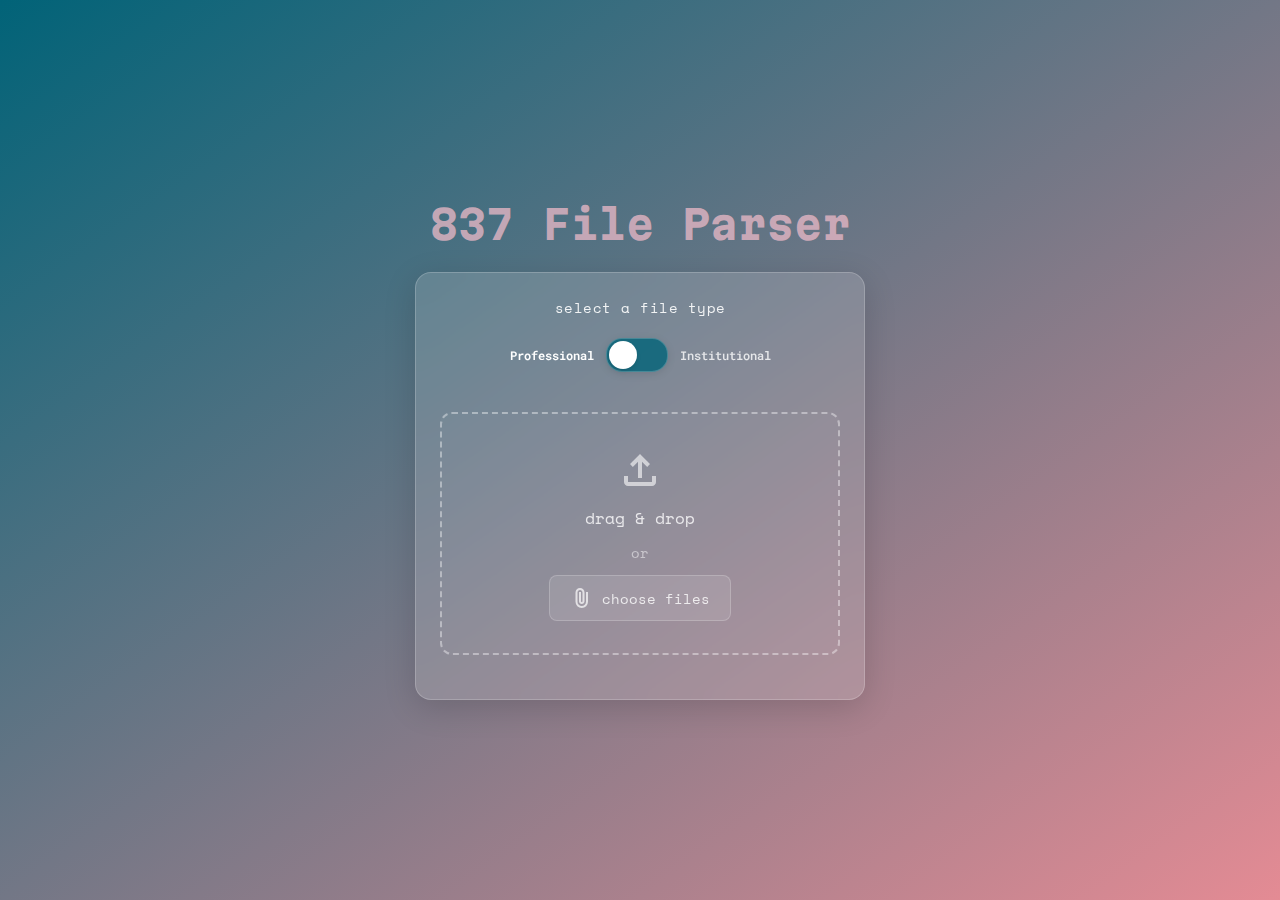
<file: index.html>
<!DOCTYPE html>
<html lang="en">
<head>
    <meta charset="UTF-8">
    <meta name="viewport" content="width=device-width, initial-scale=1.0">
    <title>837 File Parser</title>
    <link rel="stylesheet" type="text/css" href="styles.css">
    <link rel="preconnect" href="https://fonts.googleapis.com">
    <link rel="preconnect" href="https://fonts.gstatic.com" crossorigin>
    <link href="https://fonts.googleapis.com/css2?family=Martian+Mono:wght@100..800&family=Roboto+Mono:ital,wght@0,100..700;1,100..700&family=Space+Mono:ital,wght@0,400;0,700;1,400;1,700&display=swap" rel="stylesheet">
    <link rel="stylesheet" href="https://fonts.googleapis.com/css2?family=Material+Symbols+Outlined:opsz,wght,FILL,GRAD@20..48,100..700,0..1,-50..200&icon_names=upload" />
    <link rel="stylesheet" href="https://fonts.googleapis.com/css2?family=Material+Symbols+Outlined:opsz,wght,FILL,GRAD@20..48,100..700,0..1,-50..200&icon_names=attach_file" />
    <link rel="stylesheet" href="https://fonts.googleapis.com/css2?family=Material+Symbols+Outlined:opsz,wght,FILL,GRAD@20..48,100..700,0..1,-50..200&icon_names=draft" />
</head>
<body>

<h1>837 File Parser</h1>
<div class="container">
    <p class="file-type-label">Select a File Type</p>
    <div class="toggle">
        <div class="toggle-wrapper">
            <span class="toggle-text" id="professional-text">Professional</span>
            <input type="checkbox" id="toggle-switch" />
            <label for="toggle-switch"></label>
            <span class="toggle-text" id="institutional-text">Institutional</span>
        </div>
    </div>
    <div class="file-upload">
        <div class="drag-drop-area" id="drag-drop-area">
            <svg xmlns="http://www.w3.org/2000/svg" height="48px" viewBox="0 -960 960 960" width="48px" fill="rgba(255, 255, 255, 0.6)" class="upload-icon">
                <path d="M440-320v-326L336-542l-56-58 200-200 200 200-56 58-104-104v326h-80ZM240-160q-33 0-56.5-23.5T160-240v-120h80v120h480v-120h80v120q0 33-23.5 56.5T720-160H240Z"/>
            </svg>
            <p class="drag-text">drag & drop</p>
            <p class="or-text">or</p>
            <button class="choose-file-btn" id="choose-file-btn">
                <svg xmlns="http://www.w3.org/2000/svg" height="24px" viewBox="0 -960 960 960" width="24px" fill="rgba(255, 255, 255, 0.7)">
                    <path d="M720-330q0 104-73 177T470-80q-104 0-177-73t-73-177v-370q0-75 52.5-127.5T400-880q75 0 127.5 52.5T580-700v350q0 46-32 78t-78 32q-46 0-78-32t-32-78v-370h80v370q0 13 8.5 21.5T470-320q13 0 21.5-8.5T500-350v-350q-1-42-29.5-71T400-800q-42 0-71 29t-29 71v370q-1 71 49 120.5T470-160q70 0 119-49.5T640-330v-390h80v390Z"/>
                </svg>
                choose files
            </button>
            <input type="file" id="file-input" multiple style="display: none;" />
        </div>
    </div>
    <div class="preview" style="display: none;">
        <div class="preview-content">
            <div class="files-display" id="files-display">
                <!-- Files will be dynamically added here -->
            </div>
            <div class="parse-button-container" id="parse-button-container" style="display: none;">
                <button class="parse-btn" id="parse-btn">
                    <span class="parse-text">Parse File(s)</span>
                    <svg xmlns="http://www.w3.org/2000/svg" height="24px" viewBox="0 -960 960 960" width="24px" fill="rgba(255, 255, 255, 0.8)">
                        <path d="M647-440H160v-80h487L423-744l57-56 320 320-320 320-57-56 224-224Z"/>
                    </svg>
                </button>
            </div>
            <div class="progress-container" id="progress-container" style="display: none;">
                <div class="progress-bar">
                    <div class="progress-fill" id="progress-fill"></div>
                </div>
                <span class="progress-text" id="progress-text">0%</span>
            </div>
            <div class="results-table-container" id="results-table-container" style="display: none;">
                <table class="results-table" id="results-table">
                    <thead>
                        <tr class="table-header">
                            <!-- Column headers will be dynamically added here -->
                        </tr>
                    </thead>
                    <tbody class="table-body">
                        <!-- Table rows will be dynamically added here -->
                    </tbody>
                </table>
            </div>
        </div>
    </div>
</div>

<script src="script.js"></script>
</body>
</html>
</file>
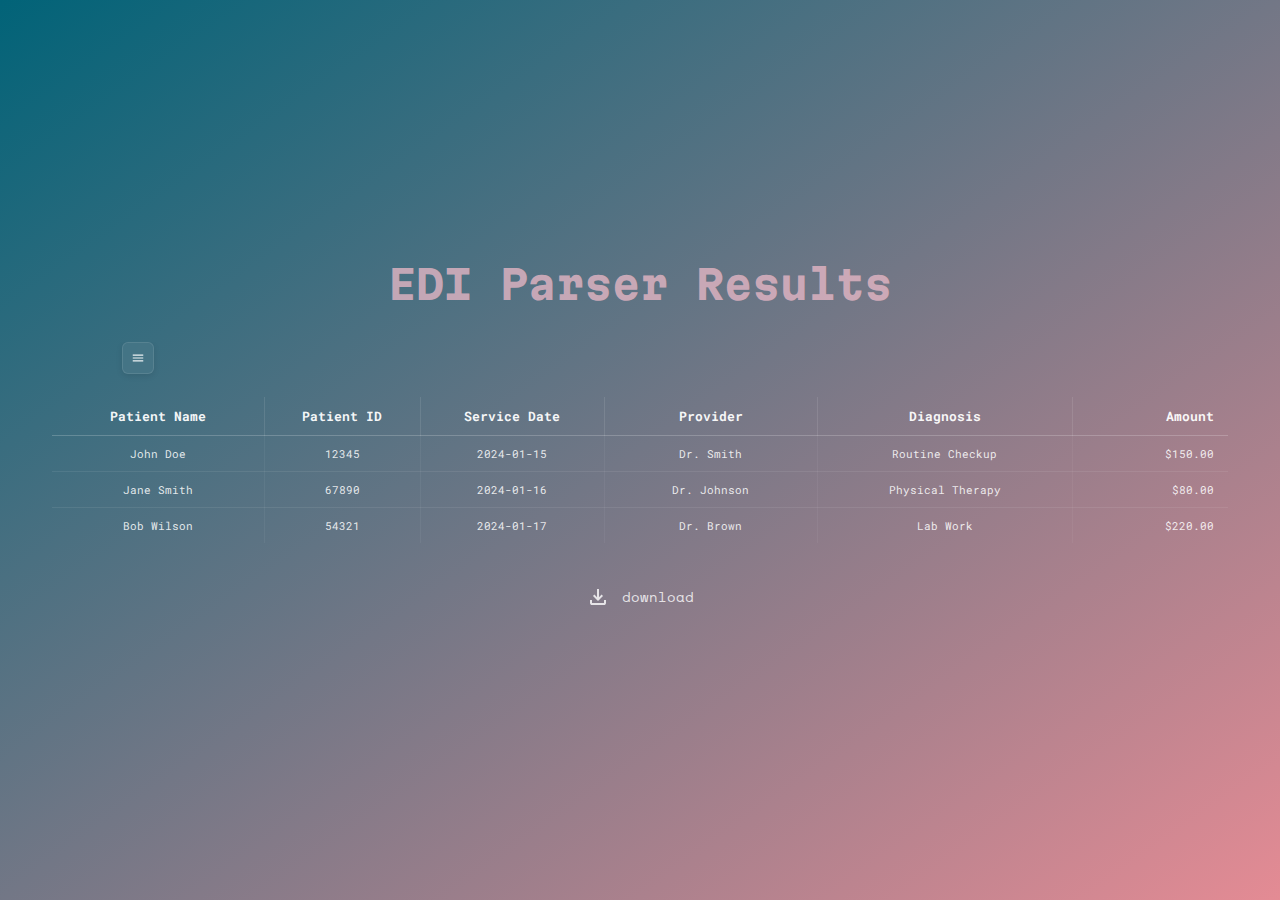
<file: table.html>
<!DOCTYPE html>
<html lang="en">
<head>
    <meta charset="UTF-8">
    <meta name="viewport" content="width=device-width, initial-scale=1.0">
    <title>Table Widget</title>
    <link rel="stylesheet" type="text/css" href="styles.css">
    <link rel="preconnect" href="https://fonts.googleapis.com">
    <link rel="preconnect" href="https://fonts.gstatic.com" crossorigin>
    <link href="https://fonts.googleapis.com/css2?family=Martian+Mono:wght@100..800&family=Roboto+Mono:ital,wght@0,100..700;1,100..700&family=Space+Mono:ital,wght@0,400;0,700;1,400;1,700&display=swap" rel="stylesheet">
</head>
<body style="opacity: 0; transition: opacity 0.5s ease;">

<h1>EDI Parser Results</h1>
<div class="results-table-container" id="results-table-container">
    <div class="table-controls">
        <div class="filter-control">
            <button class="filter-btn" id="filterBtn">
                <svg xmlns="http://www.w3.org/2000/svg" height="18px" viewBox="0 -960 960 960" width="18px" fill="currentColor">
                    <path d="M120-240v-80h720v80H120Zm0-200v-80h720v80H120Zm0-200v-80h720v80H120Z"/>
                </svg>
            </button>
                <div class="filter-dropdown" id="filterDropdown">
                    <div class="filter-section">
                        <h4>Filter Columns</h4>
                        <div class="filter-options">
                            <label class="filter-option">
                                <input type="checkbox" checked data-column="0">
                                <span class="checkmark"></span>
                                Patient Name
                            </label>
                            <label class="filter-option">
                                <input type="checkbox" checked data-column="1">
                                <span class="checkmark"></span>
                                Patient ID
                            </label>
                            <label class="filter-option">
                                <input type="checkbox" checked data-column="2">
                                <span class="checkmark"></span>
                                Service Date
                            </label>
                            <label class="filter-option">
                                <input type="checkbox" checked data-column="3">
                                <span class="checkmark"></span>
                                Provider
                            </label>
                            <label class="filter-option">
                                <input type="checkbox" checked data-column="4">
                                <span class="checkmark"></span>
                                Diagnosis
                            </label>
                            <label class="filter-option">
                                <input type="checkbox" checked data-column="5">
                                <span class="checkmark"></span>
                                Amount
                            </label>
                        </div>
                    </div>
                </div>
            </div>
        </div>
        <table class="results-table" id="results-table">
            <thead>
                <tr class="table-header">
                    <!-- Column headers will be dynamically added here -->
                </tr>
            </thead>
            <tbody class="table-body">
                <!-- Table rows will be dynamically added here -->
            </tbody>
        </table>
    </div>

    <div class="download-button-container" id="download-button-container">
        <button class="download-btn" id="download-btn">
            <svg xmlns="http://www.w3.org/2000/svg" height="24px" viewBox="0 -960 960 960" width="24px" fill="rgba(255, 255, 255, 0.8)">
                <path d="M480-320 280-520l56-58 104 104v-326h80v326l104-104 56 58-200 200ZM240-160q-33 0-56.5-23.5T160-240v-120h80v120h480v-120h80v120q0 33-23.5 56.5T720-160H240Z"/>
            </svg>
            <span class="download-text">Download</span>
        </button>
    </div>

<script>
// Filter functionality
document.addEventListener('DOMContentLoaded', function() {
    const filterBtn = document.getElementById('filterBtn');
    const filterDropdown = document.getElementById('filterDropdown');
    const filterCheckboxes = document.querySelectorAll('.filter-option input[type="checkbox"]');
    
    // Toggle filter dropdown
    filterBtn.addEventListener('click', function(e) {
        e.stopPropagation();
        filterDropdown.classList.toggle('show');
    });
    
    // Close dropdown when clicking outside
    document.addEventListener('click', function(e) {
        if (!filterDropdown.contains(e.target) && !filterBtn.contains(e.target)) {
            filterDropdown.classList.remove('show');
        }
    });
    
    // Handle column visibility
    filterCheckboxes.forEach(checkbox => {
        checkbox.addEventListener('change', function() {
            const columnIndex = parseInt(this.dataset.column);
            const isVisible = this.checked;
            toggleColumnVisibility(columnIndex, isVisible);
        });
    });
    
    function toggleColumnVisibility(columnIndex, isVisible) {
        const table = document.getElementById('results-table');
        const headers = table.querySelectorAll('thead th');
        const rows = table.querySelectorAll('tbody tr');
        
        // Toggle header
        if (headers[columnIndex]) {
            headers[columnIndex].style.display = isVisible ? '' : 'none';
        }
        
        // Toggle cells in all rows
        rows.forEach(row => {
            const cell = row.children[columnIndex];
            if (cell) {
                cell.style.display = isVisible ? '' : 'none';
            }
        });
    }
});

// Function to display results in a themed table
function displayResultsTable(data) {
    const tableContainer = document.getElementById('results-table-container');
    const table = document.getElementById('results-table');
    const thead = table.querySelector('thead tr');
    const tbody = table.querySelector('tbody');
    
    // Clear existing content
    thead.innerHTML = '';
    tbody.innerHTML = '';
    
    if (!data || data.length === 0) {
        tableContainer.style.display = 'none';
        return;
    }
    
    // Get column headers from the first object
    const headers = Object.keys(data[0]);
    
    // Create header row
    headers.forEach(header => {
        const th = document.createElement('th');
        th.textContent = header;
        thead.appendChild(th);
    });
    
    // Create data rows
    data.forEach(row => {
        const tr = document.createElement('tr');
        headers.forEach(header => {
            const td = document.createElement('td');
            td.textContent = row[header] || '';
            tr.appendChild(td);
        });
        tbody.appendChild(tr);
    });
    
    // Show the table with fade in
    tableContainer.style.display = 'block';
    tableContainer.style.opacity = '1';
}

// Sample data to test the table
const sampleData = [
    {
        "Patient Name": "John Doe",
        "Patient ID": "12345",
        "Service Date": "2024-01-15",
        "Provider": "Dr. Smith",
        "Diagnosis": "Routine Checkup",
        "Amount": "$150.00"
    },
    {
        "Patient Name": "Jane Smith",
        "Patient ID": "67890",
        "Service Date": "2024-01-16",
        "Provider": "Dr. Johnson",
        "Diagnosis": "Physical Therapy",
        "Amount": "$80.00"
    },
    {
        "Patient Name": "Bob Wilson",
        "Patient ID": "54321",
        "Service Date": "2024-01-17",
        "Provider": "Dr. Brown",
        "Diagnosis": "Lab Work",
        "Amount": "$220.00"
    }
];

// Display the sample data when page loads
window.addEventListener('load', function() {
    // Fade in the page
    document.body.style.opacity = '1';
    
    // Display the table after a short delay
    setTimeout(() => {
        displayResultsTable(sampleData);
    }, 300);
});

// Download button functionality
document.getElementById('download-btn').addEventListener('click', function() {
    // Get the visible table data
    const table = document.getElementById('results-table');
    const rows = [];
    
    // Get headers (only visible columns)
    const headerRow = [];
    const headerCells = table.querySelectorAll('thead th');
    headerCells.forEach((cell, index) => {
        if (cell.style.display !== 'none') {
            headerRow.push(cell.textContent);
        }
    });
    rows.push(headerRow);
    
    // Get data rows (only visible columns)
    const dataRows = table.querySelectorAll('tbody tr');
    dataRows.forEach(row => {
        const rowData = [];
        const cells = row.querySelectorAll('td');
        cells.forEach((cell, index) => {
            if (cell.style.display !== 'none') {
                rowData.push(cell.textContent);
            }
        });
        if (rowData.length > 0) {
            rows.push(rowData);
        }
    });
    
    // Convert to CSV
    const csvContent = rows.map(row => 
        row.map(cell => `"${cell.replace(/"/g, '""')}"`).join(',')
    ).join('\n');
    
    // Create and download file
    const blob = new Blob([csvContent], { type: 'text/csv;charset=utf-8;' });
    const link = document.createElement('a');
    const url = URL.createObjectURL(blob);
    link.setAttribute('href', url);
    link.setAttribute('download', 'edi_parser_results.csv');
    link.style.visibility = 'hidden';
    document.body.appendChild(link);
    link.click();
    document.body.removeChild(link);
});
</script>

</body>
</html>
</file>
<file: styles.css>
body {
    background: linear-gradient(to bottom right, #016378,#E48B94);
    display: flex;
    flex-direction: column;
    justify-content: center;
    align-items: center;
    min-height: 100vh;
    margin: 0;
    padding: 20px;
    box-sizing: border-box;
}
.container {
    background-color: rgba(248, 248, 248, 0.15);
    backdrop-filter: blur(10px);
    border: 1px solid rgba(255, 255, 255, 0.2);
    border-radius: 16px;
    padding: 24px;
    width: 100%;
    max-width: 450px;
    margin: 0 auto;
    box-shadow: 0 8px 32px rgba(0, 0, 0, 0.15);
    text-align: center;
    box-sizing: border-box;
    position: relative;
    display: flex;
    flex-direction: column;
    align-items: center;
}
h1 {
    font-family: "Martian Mono", monospace;
    margin: 0 0 24px 0;
    color: rgba(230, 183, 197, 0.8);
    text-align: center;
    font-size: clamp(1.5rem, 4vw, 2.5rem);
    width: 100%;
}
.file-type-label {
    font-family: "Space Mono", monospace;
    font-size: clamp(12px, 2.5vw, 14px);
    color: rgba(255, 255, 255, 0.9);
    margin: 0 0 20px 0;
    font-weight: 400;
    letter-spacing: 0.5px;
    text-transform: lowercase;
}
.toggle {
    display: flex;
    justify-content: center;
    align-items: center;
    margin-bottom: 20px;
    gap: 12px;
    width: 100%;
}
.toggle input {
    display: none;
}
.toggle-wrapper {
    display: flex;
    align-items: center;
    gap: 12px;
    justify-content: center;
    flex-wrap: wrap;
}
.toggle-text {
    font-family: "Roboto Mono", monospace;
    font-size: 12px;
    color: rgba(255, 255, 255, 0.8);
    font-weight: 500;
    min-width: 80px;
}
.toggle-text.active {
    color: white;
    font-weight: 600;
}
.toggle label {
    position: relative;
    display: inline-block;
    width: 60px;
    height: 32px;
    background-color: rgba(1, 99, 120, 0.8);
    border-radius: 16px;
    border: 1px solid rgba(255, 255, 255, 0.2);
    cursor: pointer;
    transition: all 0.3s ease;
    box-shadow: 0 2px 8px rgba(0, 0, 0, 0.1);
}
.toggle input:checked + label {
    background-color: rgba(228, 139, 148, 0.8);
}
.toggle label:before {
    content: '';
    position: absolute;
    top: 2px;
    left: 2px;
    width: 28px;
    height: 28px;
    border-radius: 50%;
    background-color: white;
    transition: transform 0.3s ease;
    z-index: 3;
    box-shadow: 0 2px 4px rgba(0, 0, 0, 0.1);
}
.toggle input:checked + label:before {
    transform: translateX(28px);
}
.file-upload {
    margin: 20px 0;
    width: 100%;
}
.drag-drop-area {
    border: 2px dashed rgba(255, 255, 255, 0.4);
    border-radius: 12px;
    padding: clamp(20px, 5vw, 32px) 16px;
    text-align: center;
    background-color: rgba(255, 255, 255, 0.02);
    transition: all 0.3s ease;
    cursor: pointer;
    display: flex;
    flex-direction: column;
    align-items: center;
    justify-content: center;
}
.drag-drop-area:hover {
    border-color: rgba(255, 255, 255, 0.6);
    background-color: rgba(255, 255, 255, 0.05);
}
.drag-drop-area.dragover {
    border-color: rgba(228, 139, 148, 0.8);
    background-color: rgba(228, 139, 148, 0.1);
}
.upload-icon {
    width: clamp(36px, 8vw, 48px);
    height: clamp(36px, 8vw, 48px);
    margin-bottom: 12px;
    display: block;
    margin-left: auto;
    margin-right: auto;
}
.drag-text {
    font-family: "Space Mono", monospace;
    font-size: clamp(14px, 3vw, 16px);
    color: rgba(255, 255, 255, 0.8);
    margin: 0 0 6px 0;
    font-weight: 400;
}
.or-text {
    font-family: "Space Mono", monospace;
    font-size: clamp(12px, 2.5vw, 14px);
    color: rgba(255, 255, 255, 0.5);
    margin: 6px 0 12px 0;
    font-weight: 400;
}
.choose-file-btn {
    background: rgba(255, 255, 255, 0.1);
    border: 1px solid rgba(255, 255, 255, 0.2);
    color: rgba(255, 255, 255, 0.8);
    padding: 10px 20px;
    border-radius: 8px;
    cursor: pointer;
    font-family: "Space Mono", monospace;
    font-size: 14px;
    font-weight: 400;
    transition: all 0.3s ease;
    display: inline-flex;
    align-items: center;
    gap: 8px;
}
.choose-file-btn:hover {
    background: rgba(255, 255, 255, 0.15);
    border-color: rgba(255, 255, 255, 0.3);
    transform: translateY(-1px);
}
.preview {
    margin-top: 20px;
    border: 1px solid rgba(255, 255, 255, 0.2);
    border-radius: 8px;
    padding: 16px;
    min-height: 60px;
    background-color: rgba(255, 255, 255, 0.05);
    backdrop-filter: blur(5px);
    color: rgba(255, 255, 255, 0.8);
    font-family: "Roboto Mono", monospace;
    font-size: clamp(11px, 2.5vw, 13px);
    width: 100%;
    box-sizing: border-box;
    opacity: 0;
    transition: opacity 0.3s ease;
}

.preview.fade-in {
    opacity: 1;
}

.preview-content {
    display: flex;
    flex-direction: column;
    align-items: center;
}

.preview-text {
    margin: 0;
    color: rgba(255, 255, 255, 0.8);
    font-family: "Roboto Mono", monospace;
    font-size: clamp(11px, 2.5vw, 13px);
    transition: opacity 0.5s ease-in-out;
}

.preview-text.fade-out {
    opacity: 0;
}

.file-display {
    width: 100%;
    margin-top: 16px;
}

.files-display {
    width: 100%;
    margin-top: 16px;
}

.file-item {
    display: flex;
    align-items: center;
    gap: 8px;
    margin-bottom: 12px;
    padding: 8px;
    background-color: rgba(255, 255, 255, 0.03);
    border-radius: 6px;
    border: 1px solid rgba(255, 255, 255, 0.1);
    justify-content: space-between;
    opacity: 1;
    transition: opacity 0.2s ease, margin-bottom 0.2s ease, padding 0.2s ease;
}

.file-item.fade-out {
    opacity: 0;
    margin-bottom: 0;
    padding: 4px 8px;
}

.file-item:last-child {
    margin-bottom: 0;
}

.file-item .file-content {
    display: flex;
    align-items: center;
    gap: 8px;
    flex: 1;
}

.delete-file-btn {
    background: none;
    border: none;
    cursor: pointer;
    padding: 4px;
    border-radius: 4px;
    transition: all 0.2s ease;
    display: flex;
    align-items: center;
    justify-content: center;
}

.delete-file-btn:hover {
    background-color: rgba(255, 255, 255, 0.1);
}

.delete-file-btn:hover svg {
    fill: rgba(255, 100, 100, 0.8) !important;
}

.files-count {
    font-family: "Roboto Mono", monospace;
    font-size: clamp(10px, 2.2vw, 12px);
    color: rgba(255, 255, 255, 0.6);
    margin-bottom: 12px;
    text-align: center;
}

.file-info {
    display: flex;
    align-items: center;
    gap: 8px;
    margin-bottom: 16px;
    justify-content: center;
}

.file-icon {
    color: rgba(255, 255, 255, 0.7);
    font-size: 20px;
}

.file-name {
    font-weight: 600;
    color: rgba(255, 255, 255, 0.95);
    font-size: clamp(12px, 2.8vw, 14px);
    font-family: "Roboto Mono", monospace;
    word-break: break-all;
    text-align: center;
}

.progress-container {
    display: flex;
    flex-direction: column;
    align-items: center;
    gap: 8px;
    width: 100%;
}

.progress-bar {
    width: 100%;
    height: 8px;
    background-color: rgba(255, 255, 255, 0.1);
    border-radius: 4px;
    overflow: hidden;
    position: relative;
}

.progress-fill {
    height: 100%;
    background: linear-gradient(90deg, #016378, #E48B94);
    border-radius: 4px;
    width: 0%;
    transition: width 0.3s ease;
    position: relative;
}

.progress-fill::after {
    content: '';
    position: absolute;
    top: 0;
    left: 0;
    right: 0;
    bottom: 0;
    background: linear-gradient(90deg, transparent, rgba(255, 255, 255, 0.3), transparent);
    animation: shimmer 1.5s infinite;
}

@keyframes shimmer {
    0% {
        transform: translateX(-100%);
    }
    100% {
        transform: translateX(100%);
    }
}

.progress-text {
    font-family: "Roboto Mono", monospace;
    font-size: clamp(10px, 2.2vw, 12px);
    color: rgba(255, 255, 255, 0.8);
    font-weight: 500;
}

/* Parse Button Styles */
.parse-button-container {
    display: flex;
    justify-content: flex-end;
    margin-top: 16px;
    margin-bottom: 16px;
    width: 100%;
    opacity: 0;
    visibility: hidden;
    transition: opacity 0.5s ease, visibility 0.5s ease;
}

.parse-button-container.show {
    opacity: 1;
    visibility: visible;
}

.parse-btn {
    display: flex;
    align-items: center;
    gap: 12px;
    padding: 12px 20px;
    background: transparent;
    border: none;
    color: rgba(255, 255, 255, 0.8);
    font-family: "Space Mono", monospace;
    font-size: 14px;
    font-weight: 400;
    cursor: pointer;
    transition: all 0.3s ease;
    border-radius: 8px;
    outline: none;
    position: relative;
    text-transform: lowercase;
}

.parse-btn:hover {
    color: rgba(255, 255, 255, 1);
    background: rgba(255, 255, 255, 0.05);
    transform: translateX(4px);
}

.parse-btn:hover svg {
    fill: rgba(255, 255, 255, 1);
    transform: translateX(4px);
}

.parse-btn:focus {
    outline: none;
}

.parse-btn:active {
    transform: translateX(2px);
}

.parse-btn svg {
    transition: all 0.3s ease;
}

.parse-text {
    transition: all 0.3s ease;
}

/* Download Button Styles */
.download-button-container {
    display: flex;
    justify-content: center;
    margin-top: 20px;
    margin-bottom: 20px;
    width: 100%;
}

.download-btn {
    display: flex;
    align-items: center;
    gap: 12px;
    padding: 12px 20px;
    background: transparent;
    border: none;
    color: rgba(255, 255, 255, 0.8);
    font-family: "Space Mono", monospace;
    font-size: 14px;
    font-weight: 400;
    cursor: pointer;
    transition: all 0.3s ease;
    border-radius: 8px;
    outline: none;
    position: relative;
    text-transform: lowercase;
}

.download-btn:hover {
    color: rgba(255, 255, 255, 1);
    background: rgba(255, 255, 255, 0.05);
    transform: translateY(-2px);
}

.download-btn:hover svg {
    fill: rgba(255, 255, 255, 1);
    transform: translateY(2px);
}

.download-btn:focus {
    outline: none;
}

.download-btn:active {
    transform: translateY(-1px);
}

.download-btn svg {
    transition: all 0.3s ease;
}

.download-text {
    transition: all 0.3s ease;
}

/* Table Controls and Filter */
.table-controls {
    display: flex;
    justify-content: flex-start;
    padding: 0 20px 15px 20px;
    position: relative;
    min-height: 40px;
    margin-left: 40px;
}

.filter-control {
    position: relative;
    margin-left: 10px;
}

.filter-btn {
    display: flex;
    align-items: center;
    justify-content: center;
    padding: 8px;
    background: rgba(255, 255, 255, 0.05);
    border: 1px solid rgba(255, 255, 255, 0.1);
    border-radius: 6px;
    color: rgba(255, 255, 255, 0.9);
    font-family: "Roboto Mono", monospace;
    font-size: 12px;
    font-weight: 500;
    cursor: pointer;
    transition: all 0.2s ease;
    backdrop-filter: blur(10px);
    box-shadow: 0 2px 6px rgba(0, 0, 0, 0.1);
    width: 32px;
    height: 32px;
}

.filter-btn:hover {
    background: rgba(255, 255, 255, 0.1);
    border-color: rgba(255, 255, 255, 0.2);
    transform: translateY(-1px);
    box-shadow: 0 4px 12px rgba(0, 0, 0, 0.2);
}

.filter-btn svg {
    width: 16px;
    height: 16px;
    transition: transform 0.2s ease;
    fill: rgba(255, 255, 255, 0.9);
}

.filter-btn:hover svg {
    transform: scale(1.1);
    fill: rgba(255, 255, 255, 1);
}

.filter-dropdown {
    position: absolute;
    top: calc(100% + 8px);
    left: -100px;
    min-width: 200px;
    max-width: 250px;
    background: rgba(1, 99, 120, 0.95);
    backdrop-filter: blur(20px);
    border: 1px solid rgba(1, 99, 120, 0.3);
    border-radius: 12px;
    box-shadow: 0 8px 32px rgba(1, 99, 120, 0.4);
    z-index: 1000;
    opacity: 0;
    visibility: hidden;
    transform: translateY(-10px);
    transition: all 0.3s ease;
}

/* Ensure dropdown doesn't go off-screen on small viewports */
@media (max-width: 600px) {
    .filter-dropdown {
        left: -60px;
        min-width: 140px;
    }
}

@media (max-width: 400px) {
    .filter-dropdown {
        left: -20px;
        min-width: 120px;
    }
}

.filter-dropdown.show {
    opacity: 1;
    visibility: visible;
    transform: translateY(0);
}

.filter-section {
    padding: 16px;
}

.filter-section h4 {
    margin: 0 0 12px 0;
    color: rgba(255, 255, 255, 0.9);
    font-family: "Roboto Mono", monospace;
    font-size: 13px;
    font-weight: 600;
    text-transform: uppercase;
    letter-spacing: 0.5px;
}

.filter-options {
    display: flex;
    flex-direction: column;
    gap: 8px;
}

.filter-option {
    display: flex;
    align-items: center;
    gap: 10px;
    cursor: pointer;
    padding: 6px 8px;
    border-radius: 6px;
    transition: background-color 0.2s ease;
    font-family: "Roboto Mono", monospace;
    font-size: 12px;
    color: rgba(255, 255, 255, 0.8);
}

.filter-option:hover {
    background-color: rgba(1, 99, 120, 0.3);
}

.filter-option input[type="checkbox"] {
    display: none;
}

.checkmark {
    width: 16px;
    height: 16px;
    border: 2px solid rgba(255, 255, 255, 0.3);
    border-radius: 3px;
    position: relative;
    transition: all 0.2s ease;
    flex-shrink: 0;
}

.filter-option input[type="checkbox"]:checked + .checkmark {
    background-color: #DFF5B4;
    border-color: #DFF5B4;
}

.filter-option input[type="checkbox"]:checked + .checkmark::after {
    content: '';
    position: absolute;
    top: 50%;
    left: 50%;
    transform: translate(-50%, -50%);
    width: 12px;
    height: 12px;
    background-image: url("data:image/svg+xml,%3Csvg xmlns='http://www.w3.org/2000/svg' height='24px' viewBox='0 -960 960 960' width='24px' fill='%231f1f1f'%3E%3Cpath d='M382-240 154-468l57-57 171 171 367-367 57 57-424 424Z'/%3E%3C/svg%3E");
    background-size: contain;
    background-repeat: no-repeat;
    background-position: center;
}

.checkmark:hover {
    border-color: rgba(255, 255, 255, 0.5);
    transform: scale(1.1);
}

.results-table-container {
    width: 100%;
    max-width: 100vw;
    margin: 10px auto;
    border-radius: 8px;
    overflow-x: auto;
    overflow-y: visible;
    opacity: 0;
    transition: opacity 0.3s ease;
    padding: 0 20px;
    box-sizing: border-box;
}

.results-table {
    width: 100%;
    border-collapse: collapse;
    font-family: "Roboto Mono", monospace;
    font-size: clamp(10px, 2vw, 12px);
    background: transparent;
    table-layout: auto;
    min-width: fit-content;
    margin: 0 auto;
}

.table-header th {
    padding: 12px 16px;
    text-align: center;
    font-weight: 700;
    font-size: clamp(11px, 2.2vw, 14px);
    color: rgba(255, 255, 255, 0.95);
    border-bottom: 1px solid rgba(255, 255, 255, 0.2);
    border-right: 1px solid rgba(255, 255, 255, 0.1);
    position: relative;
    white-space: nowrap;
}

.table-header th:last-child {
    border-right: none;
}

.table-body tr {
    transition: background-color 0.2s ease;
}

.table-body tr:hover {
    background-color: rgba(255, 255, 255, 0.05);
}

.table-body tr:nth-child(even):hover {
    background-color: rgba(255, 255, 255, 0.05);
}

.table-body td {
    padding: 10px 16px;
    color: rgba(255, 255, 255, 0.85);
    border-bottom: 1px solid rgba(255, 255, 255, 0.08);
    border-right: 1px solid rgba(255, 255, 255, 0.05);
    white-space: nowrap;
    font-size: clamp(10px, 1.9vw, 12px);
    text-align: center;
}

.table-body td:last-child {
    border-right: none;
}

.table-body tr:last-child td {
    border-bottom: none;
}

/* Responsive adjustments */
@media (max-width: 1400px) {
    .results-table-container {
        width: 98%;
        max-width: none;
    }
    
    .table-header th {
        padding: 10px 14px;
        font-size: clamp(11px, 2.2vw, 13px);
    }
    
    .table-body td {
        padding: 10px 14px;
        font-size: clamp(9px, 1.8vw, 11px);
    }
}

@media (max-width: 1024px) {
    .results-table-container {
        width: 100%;
        margin: 15px 0;
        border-radius: 8px;
    }
    
    .table-controls {
        padding: 0 15px 12px 15px;
        min-height: 35px;
    }
    
    .filter-control {
        margin-left: 8px;
    }
    
    .filter-btn {
        padding: 6px;
        width: 28px;
        height: 28px;
    }
    
    .filter-btn svg {
        width: 16px;
        height: 16px;
    }
    
    .filter-dropdown {
        min-width: 180px;
        left: -80px;
    }
    
    .table-header th {
        padding: 8px 10px;
        font-size: clamp(10px, 2vw, 12px);
    }
    
    .table-body td {
        padding: 8px 10px;
        font-size: clamp(8px, 1.6vw, 10px);
    }
    
    .results-table th:nth-child(1),
    .results-table td:nth-child(1) {
        min-width: 120px;
    }
    
    .results-table th:nth-child(4),
    .results-table td:nth-child(4) {
        min-width: 130px;
    }
    
    .results-table th:nth-child(5),
    .results-table td:nth-child(5) {
        min-width: 150px;
    }
}

@media (max-width: 768px) {
    .results-table-container {
        overflow-x: auto;
        -webkit-overflow-scrolling: touch;
    }
    
    .table-controls {
        padding: 0 10px 10px 10px;
        min-height: 30px;
    }
    
    .filter-control {
        margin-left: 6px;
    }
    
    .filter-btn {
        padding: 4px;
        width: 24px;
        height: 24px;
    }
    
    .filter-btn svg {
        width: 12px;
        height: 12px;
    }
    
    .filter-dropdown {
        min-width: 160px;
        left: -60px;
    }
    
    .filter-section {
        padding: 12px;
    }
    
    .filter-section h4 {
        font-size: 11px;
        margin-bottom: 8px;
    }
    
    .filter-option {
        padding: 4px 6px;
        font-size: 10px;
        gap: 8px;
    }
    
    .checkmark {
        width: 14px;
        height: 14px;
    }
    
    .results-table {
        min-width: 700px;
    }
    
    .table-header th {
        padding: 8px 12px;
        font-size: 10px;
    }
    
    .table-body td {
        padding: 8px 12px;
        font-size: 9px;
    }
}

/* Amount column styling */
.results-table th:nth-child(6),
.results-table td:nth-child(6) {
    text-align: right;
    min-width: 100px;
}

/* Column width controls for better spacing */
.results-table th:nth-child(1), /* Patient Name */
.results-table td:nth-child(1) {
    min-width: 120px;
    max-width: 150px;
}

.results-table th:nth-child(2), /* Patient ID */
.results-table td:nth-child(2) {
    min-width: 80px;
    max-width: 100px;
}

.results-table th:nth-child(3), /* Service Date */
.results-table td:nth-child(3) {
    min-width: 100px;
    max-width: 120px;
}

.results-table th:nth-child(4), /* Provider */
.results-table td:nth-child(4) {
    min-width: 120px;
    max-width: 150px;
}

.results-table th:nth-child(5), /* Diagnosis */
.results-table td:nth-child(5) {
    min-width: 150px;
    max-width: 200px;
}

.results-table th:nth-child(6), /* Amount */
.results-table td:nth-child(6) {
    min-width: 80px;
    max-width: 100px;
    text-align: right;
    white-space: nowrap;
}
@media (max-width: 768px) {
    body {
        padding: 15px;
    }
    
    .container {
        max-width: 100%;
        padding: 20px;
    }
    
    h1 {
        font-size: clamp(1.3rem, 6vw, 2rem);
        margin-bottom: 20px;
    }
    
    /* Parse button responsive */
    .parse-btn {
        padding: 10px 16px;
        font-size: 13px;
        gap: 10px;
    }
    
    .parse-btn svg {
        height: 20px;
        width: 20px;
    }
    
    /* Download button responsive */
    .download-btn {
        padding: 10px 16px;
        font-size: 13px;
        gap: 10px;
    }
    
    .download-btn svg {
        height: 20px;
        width: 20px;
    }
}

@media (max-width: 480px) {
    body {
        padding: 10px;
        justify-content: center;
    }
    
    .container {
        padding: 16px;
        margin: 0 auto;
        max-width: 100%;
        min-width: 280px;
    }
    
    h1 {
        font-size: clamp(1.2rem, 8vw, 1.8rem);
        margin-bottom: 16px;
    }
    
    .file-type-label {
        font-size: clamp(11px, 3vw, 13px);
        margin-bottom: 16px;
    }
    
    .toggle-wrapper {
        flex-direction: column;
        gap: 8px;
    }
    
    .toggle-text {
        min-width: auto;
        font-size: 11px;
    }
    
    .toggle label {
        width: 50px;
        height: 28px;
    }
    
    .toggle label:before {
        width: 24px;
        height: 24px;
        top: 2px;
    }
    
    .toggle input:checked + label:before {
        transform: translateX(22px);
    }
    
    .drag-drop-area {
        padding: clamp(16px, 4vw, 24px) 12px;
    }
    
    .upload-icon {
        font-size: clamp(32px, 10vw, 40px);
    }
    
    .drag-text {
        font-size: clamp(12px, 4vw, 14px);
    }
    
    .choose-file-btn {
        font-size: 12px;
        padding: 8px 16px;
    }
}

@media (max-width: 320px) {
    .container {
        padding: 12px;
        min-width: 260px;
    }
    
    h1 {
        font-size: 1.1rem;
        margin-bottom: 12px;
    }
    
    .file-type-label {
        font-size: 10px;
        margin-bottom: 12px;
    }
    
    .toggle {
        margin-bottom: 12px;
    }
    
    .file-upload {
        margin: 12px 0;
    }
}

@media (max-height: 600px) {
    body {
        justify-content: center;
        padding: 10px;
    }
    
    h1 {
        margin: 0 0 16px 0;
        font-size: clamp(1.2rem, 4vw, 1.8rem);
    }
    
    .container {
        padding: 16px;
    }
    
    .file-type-label {
        margin: 0 0 12px 0;
    }
    
    .toggle {
        margin-bottom: 16px;
    }
    
    .file-upload {
        margin: 16px 0;
    }
    
    .preview {
        margin-top: 16px;
    }
    
    .results-table-container {
        margin-top: 16px;
        border-radius: 8px;
    }
    
    .table-header th {
        padding: 8px 12px;
        font-size: clamp(9px, 2.5vw, 11px);
    }
    
    .table-body td {
        padding: 8px 12px;
        font-size: clamp(9px, 2.5vw, 11px);
        min-width: 80px;
    }
    
    .results-table th:nth-child(1),
    .results-table td:nth-child(1) {
        min-width: 100px;
    }
    
    .results-table th:nth-child(6),
    .results-table td:nth-child(6) {
        min-width: 70px;
    }
}

@media (max-height: 500px) {
    h1 {
        margin: 0 0 12px 0;
        font-size: 1.3rem;
    }
    
    .container {
        padding: 12px;
    }
    
    .file-type-label {
        margin: 0 0 10px 0;
        font-size: 11px;
    }
    
    .toggle {
        margin-bottom: 12px;
    }
    
    .file-upload {
        margin: 12px 0;
    }
    
    .drag-drop-area {
        padding: 16px 12px;
    }
    
    .preview {
        margin-top: 12px;
        min-height: 40px;
        padding: 12px;
    }
}

/* Landscape orientation on mobile devices */
@media (orientation: landscape) and (max-height: 500px) {
    body {
        justify-content: center;
        padding: 5px;
    }
    
    .container {
        max-width: 600px;
        padding: 12px 20px;
    }
    
    h1 {
        font-size: 1.4rem;
        margin-bottom: 10px;
    }
}
</file>
